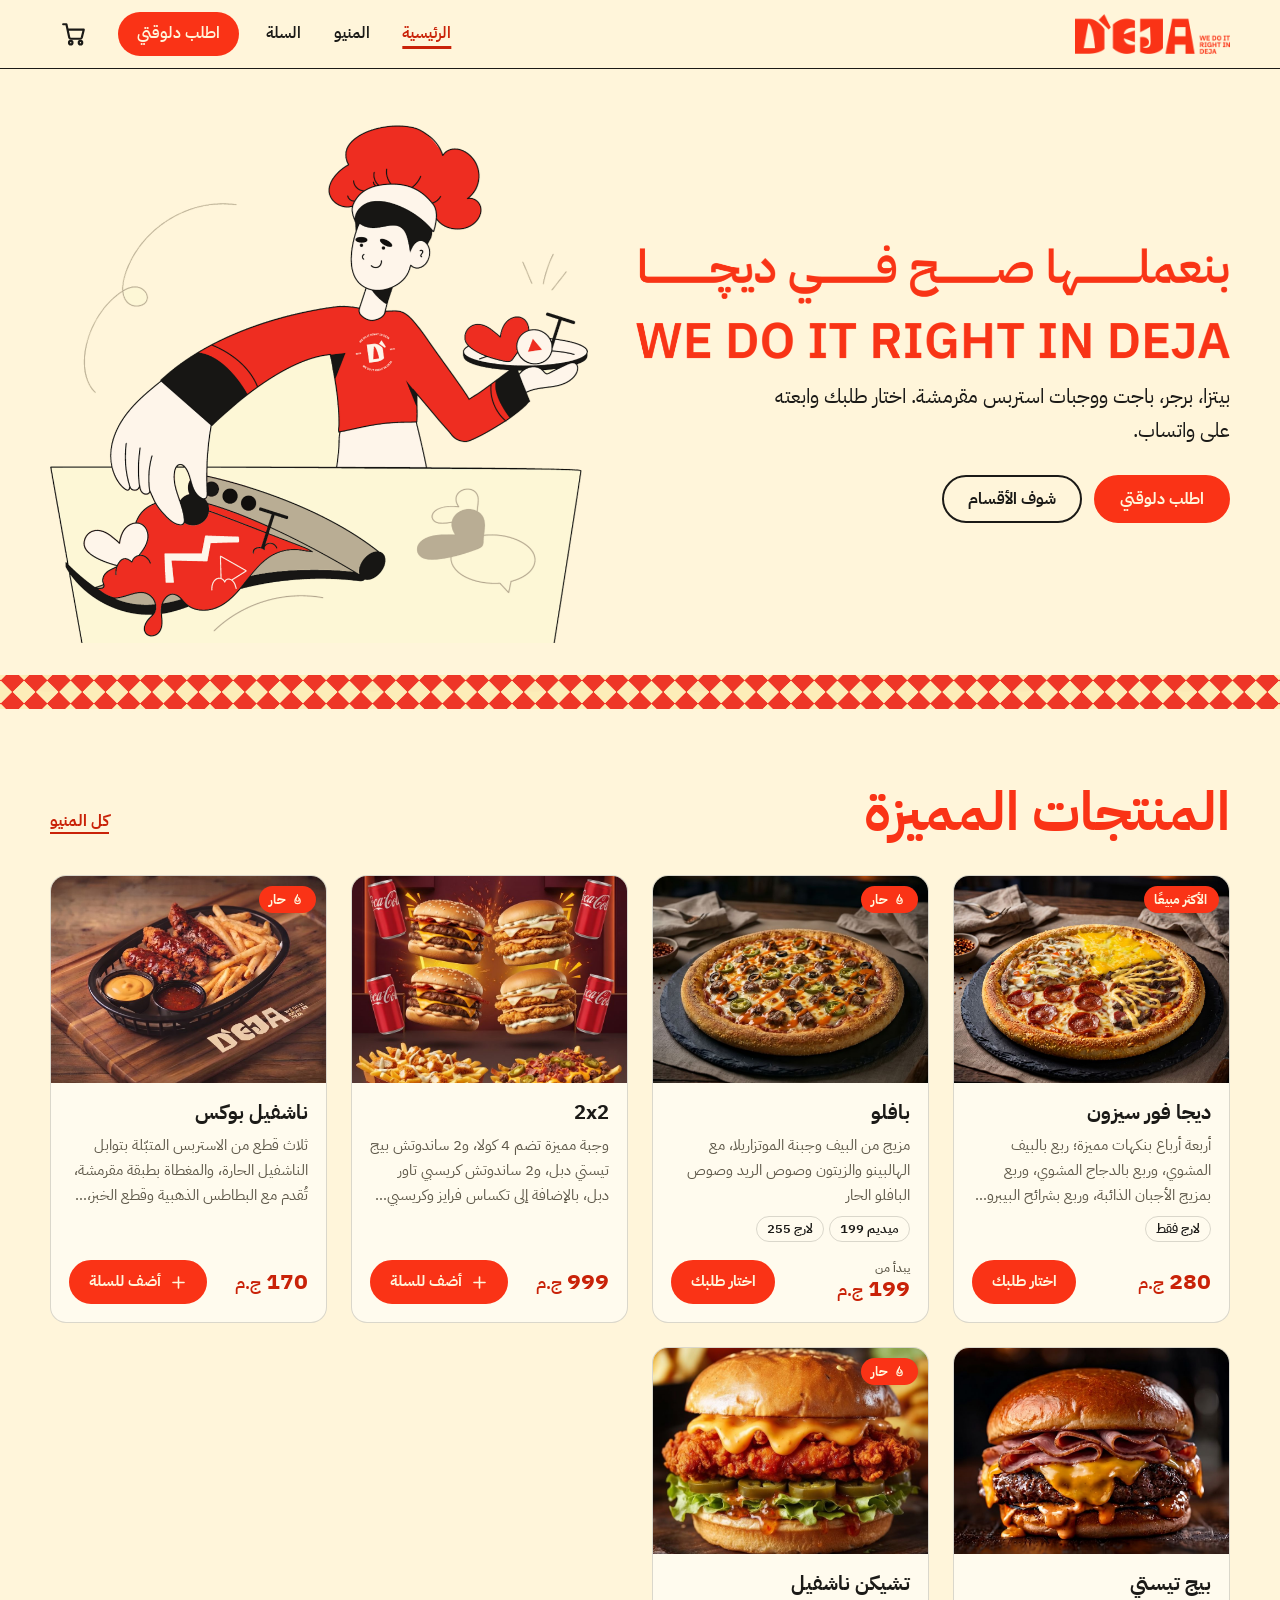
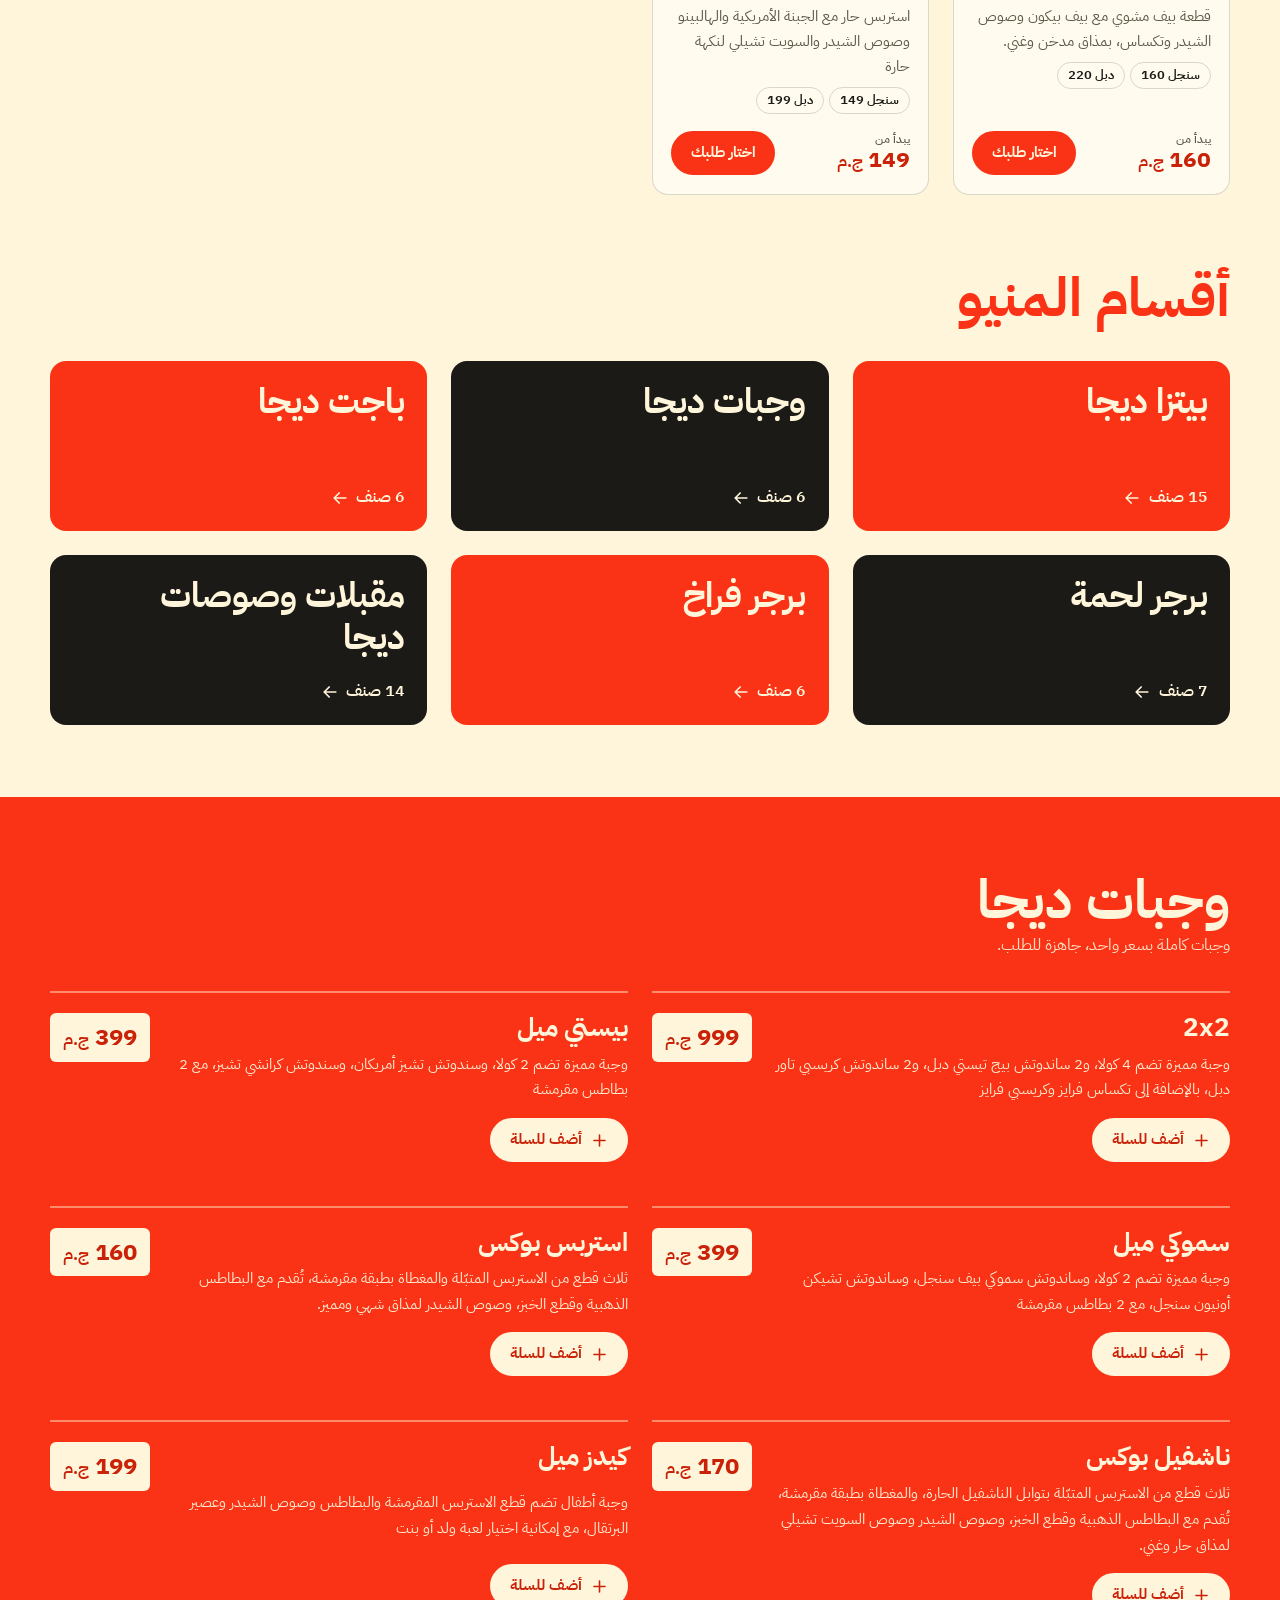
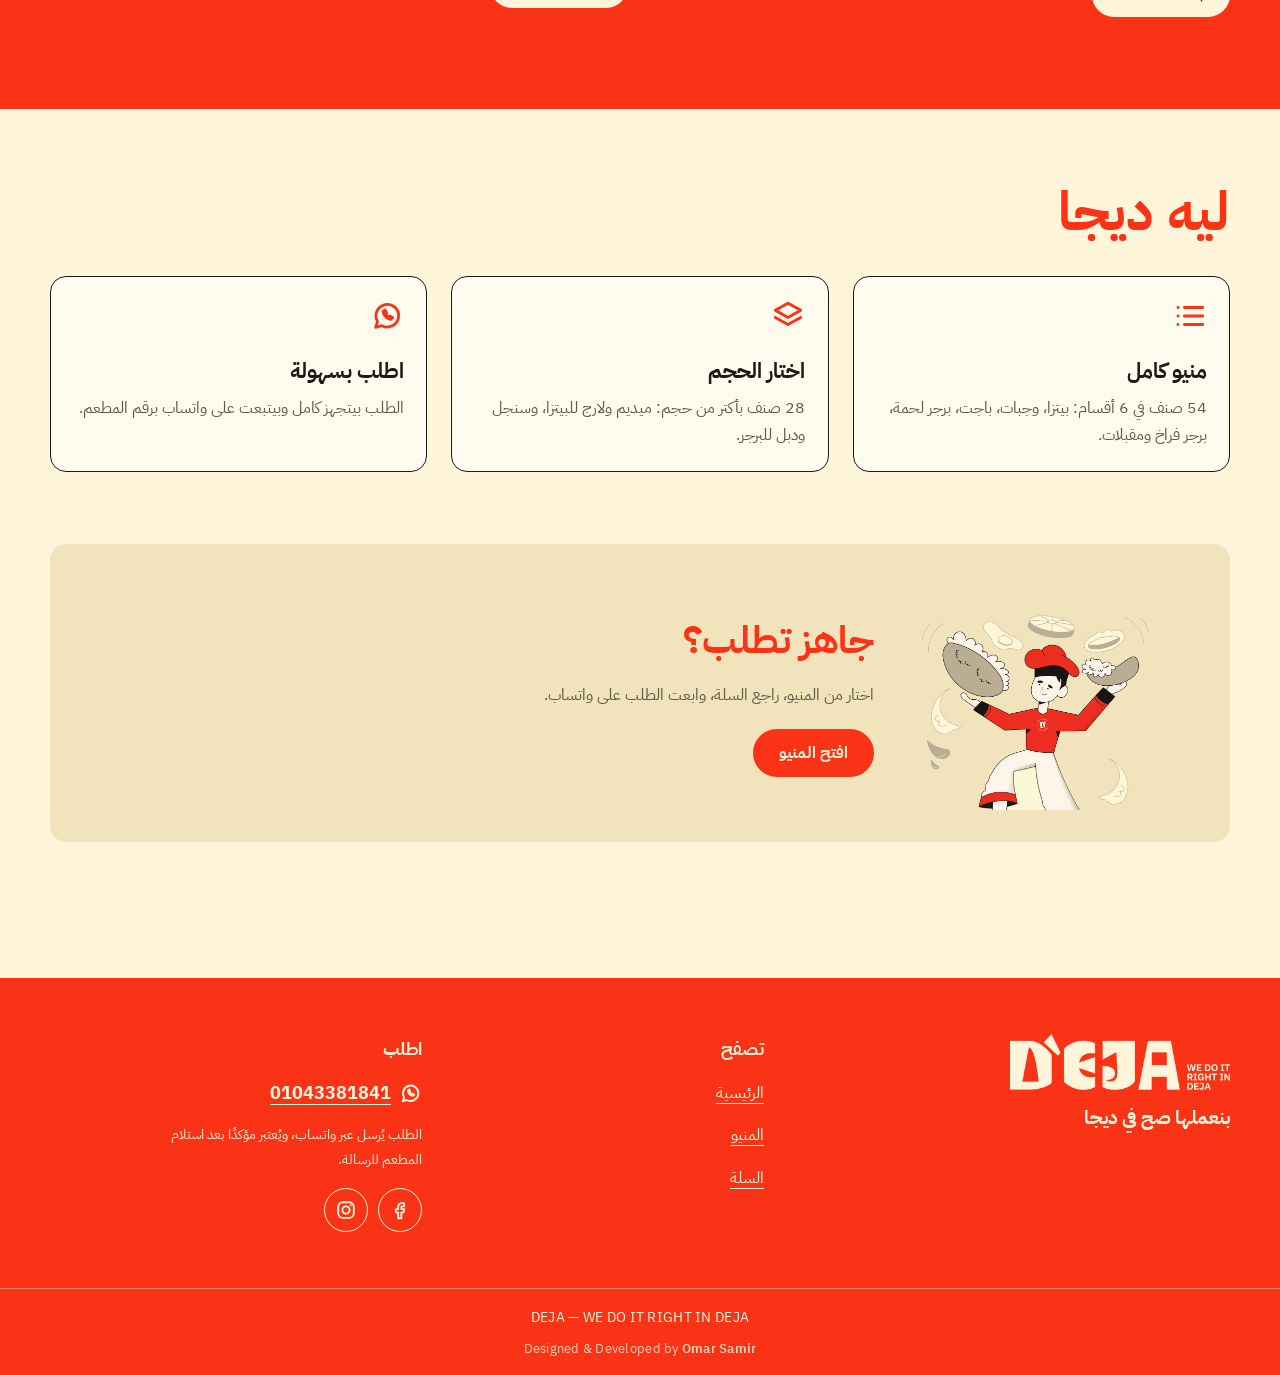
<file: index.html>
<!DOCTYPE html>
<html lang="ar" dir="rtl">
<head>
<meta charset="utf-8">
<meta name="viewport" content="width=device-width, initial-scale=1">
<title>DEJA ديجا — بنعملها صح في ديجا</title>
<meta name="description" content="اطلب بيتزا وبرجر وباجت ووجبات استربس من ديجا. اختار طلبك وابعته على واتساب.">
<meta property="og:type" content="website">
<meta property="og:title" content="DEJA ديجا — بنعملها صح في ديجا">
<meta property="og:description" content="اطلب بيتزا وبرجر وباجت ووجبات استربس من ديجا. اختار طلبك وابعته على واتساب.">
<meta property="og:image" content="assets/images/mascot/chef-hero.png">
<meta property="og:locale" content="ar_EG">
<meta name="theme-color" content="#FA3316">
<link rel="icon" type="image/png" href="assets/icons/favicon.png">
<link rel="preconnect" href="https://fonts.googleapis.com">
<link rel="preconnect" href="https://fonts.gstatic.com" crossorigin>
<link rel="stylesheet" href="css/style.css">
<link rel="stylesheet" href="css/animations.css">
<link rel="stylesheet" href="css/responsive.css">
<script type="application/ld+json">{"@context":"https://schema.org","@type":"Restaurant","name":"DEJA ديجا","slogan":"بنعملها صح في ديجا","servesCuisine":["Pizza","Burgers"],"telephone":"+201043381841","hasMenu":"menu.html"}</script>
</head>
<body>
<a class="skip" href="#main">تخطي إلى المحتوى</a>
<header class="site-header" id="site-header"></header>
<main id="main">
  <section class="hero">
    <div class="wrap hero-grid">
      <div class="hero-copy">
        <h1 class="sr">DEJA ديجا — بنعملها صح في ديجا</h1>
        <img class="hero-slogan" src="assets/images/logo/slogan.png" alt="بنعملها صح في ديجا — WE DO IT RIGHT IN DEJA" width="1149" height="221">
        <p id="intro"></p>
        <div class="hero-cta">
          <a class="btn" href="menu.html">اطلب دلوقتي</a>
          <a class="btn btn-ghost" href="#categories">شوف الأقسام</a>
        </div>
      </div>
      <div class="hero-art"><img src="assets/images/mascot/chef-hero.png" alt="شيف ديجا يقدم الطلب" width="1000" height="963"></div>
    </div>
  </section>
  <div class="divider" aria-hidden="true"></div>

  <section class="section" id="featured" aria-labelledby="h-featured">
    <div class="wrap">
      <div class="section-head"><h2 class="h2" id="h-featured">المنتجات المميزة</h2><a class="link-more" href="menu.html">كل المنيو</a></div>
      <div class="grid" id="featured-grid" data-reveal></div>
    </div>
  </section>

  <section class="section" id="categories" aria-labelledby="h-cats" style="padding-top:0">
    <div class="wrap">
      <div class="section-head"><h2 class="h2" id="h-cats">أقسام المنيو</h2></div>
      <div class="cat-grid" id="cat-grid" data-reveal></div>
    </div>
  </section>

  <section class="section offers" id="offers" aria-labelledby="h-offers" hidden>
    <div class="wrap">
      <div class="section-head"><div><h2 class="h2" id="h-offers">وجبات ديجا</h2><p class="lead">وجبات كاملة بسعر واحد، جاهزة للطلب.</p></div></div>
      <div class="offer-list" id="offer-list" data-reveal></div>
    </div>
  </section>

  <section class="section" aria-labelledby="h-why">
    <div class="wrap">
      <div class="section-head"><h2 class="h2" id="h-why">ليه ديجا</h2></div>
      <div class="why" id="why" data-reveal></div>
    </div>
  </section>

  <section class="section" style="padding-top:0">
    <div class="wrap"><div class="cta-band" data-reveal>
      <img src="assets/images/mascot/chef-tray.png" alt="شيف ديجا" loading="lazy" width="1000" height="899">
      <div><h2>جاهز تطلب؟</h2><p>اختار من المنيو، راجع السلة، وابعت الطلب على واتساب.</p><a class="btn" href="menu.html">افتح المنيو</a></div>
    </div></div>
  </section>
</main>
<footer class="site-footer" id="site-footer"></footer>
<script src="js/data.js"></script>
<script src="js/storage.js"></script>
<script src="js/app.js"></script>
<script src="js/home.js"></script>
<script>DEJA.renderChrome("home");</script>
</body>
</html>
</file>
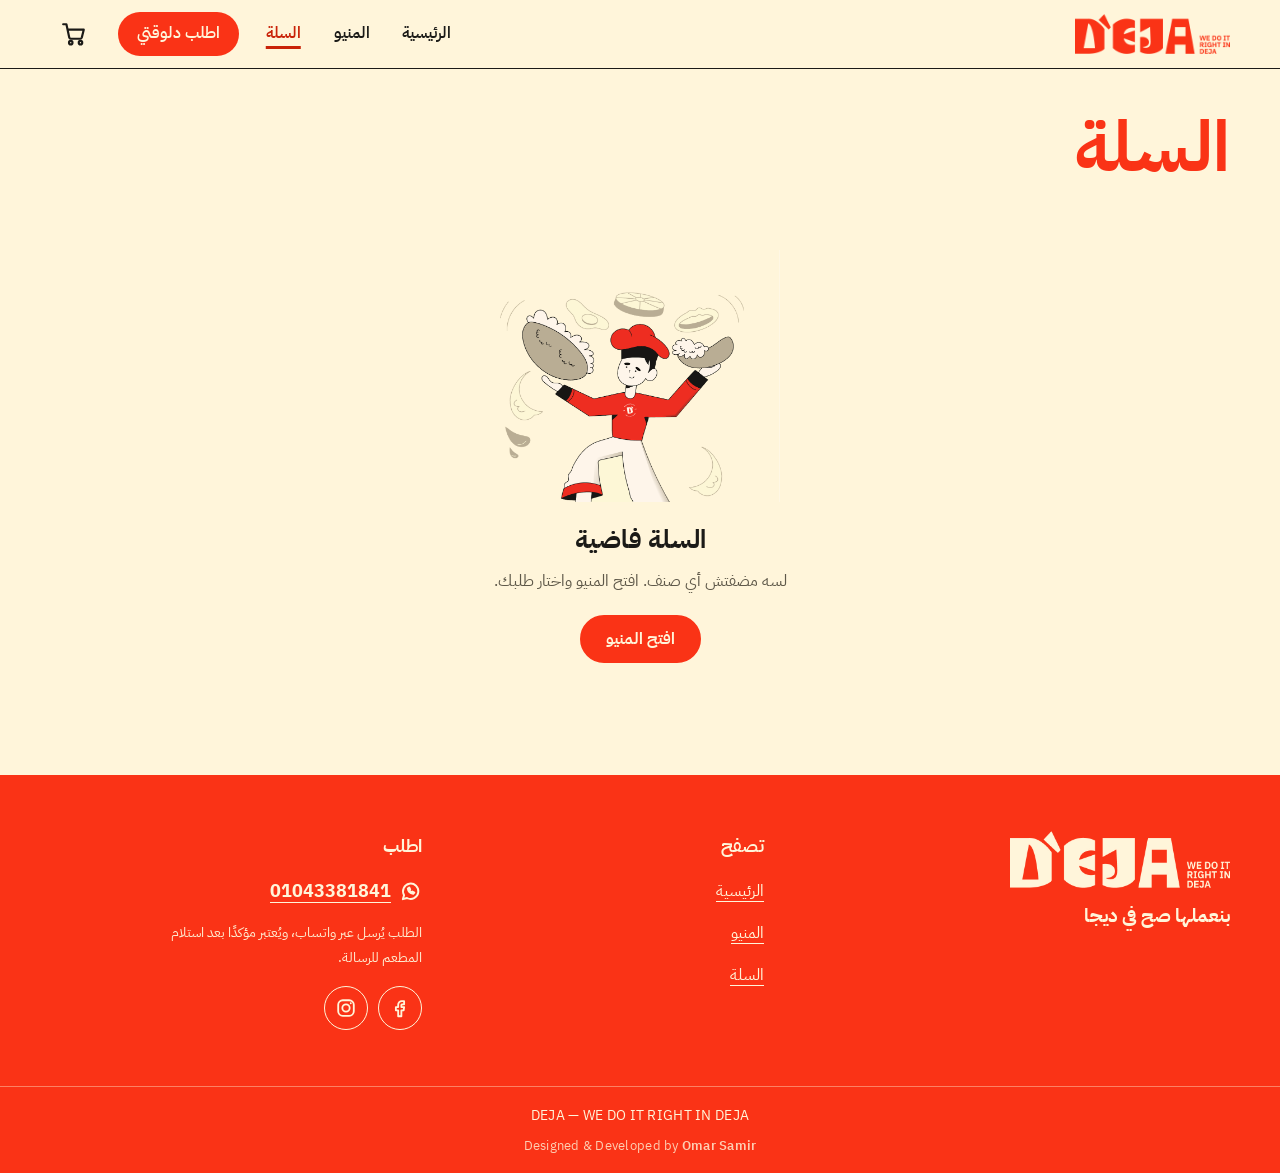
<file: cart.html>
<!DOCTYPE html>
<html lang="ar" dir="rtl">
<head>
<meta charset="utf-8">
<meta name="viewport" content="width=device-width, initial-scale=1">
<title>السلة — DEJA ديجا</title>
<meta name="description" content="راجع طلبك وأرسله إلى ديجا عبر واتساب.">
<meta property="og:type" content="website">
<meta property="og:title" content="السلة — DEJA ديجا">
<meta property="og:description" content="راجع طلبك وأرسله إلى ديجا عبر واتساب.">
<meta property="og:image" content="assets/images/mascot/chef-hero.png">
<meta property="og:locale" content="ar_EG">
<meta name="theme-color" content="#FA3316">
<link rel="icon" type="image/png" href="assets/icons/favicon.png">
<link rel="preconnect" href="https://fonts.googleapis.com">
<link rel="preconnect" href="https://fonts.gstatic.com" crossorigin>
<link rel="stylesheet" href="css/style.css">
<link rel="stylesheet" href="css/animations.css">
<link rel="stylesheet" href="css/responsive.css">
</head>
<body>
<a class="skip" href="#main">تخطي إلى المحتوى</a>
<header class="site-header" id="site-header"></header>
<main id="main">
  <div class="wrap page-head"><h1>السلة</h1></div>
  <div class="wrap" id="cart-root"><div class="loader" role="status" aria-label="جاري التحميل"></div></div>
</main>
<dialog id="dlg" aria-labelledby="dlg-t"><h2 id="dlg-t">تفريغ السلة</h2><p>هل تريد حذف كل الأصناف من السلة؟</p>
  <div class="dlg-actions"><button class="btn btn-ghost btn-sm" type="button" id="dlg-no">إلغاء</button><button class="btn btn-sm" type="button" id="dlg-yes">نعم، فرّغ السلة</button></div></dialog>
<footer class="site-footer" id="site-footer"></footer>
<script src="js/data.js"></script>
<script src="js/storage.js"></script>
<script src="js/app.js"></script>
<script src="js/whatsapp.js"></script>
<script src="js/cart.js"></script>
<script>DEJA.renderChrome("cart");</script>
</body>
</html>
</file>
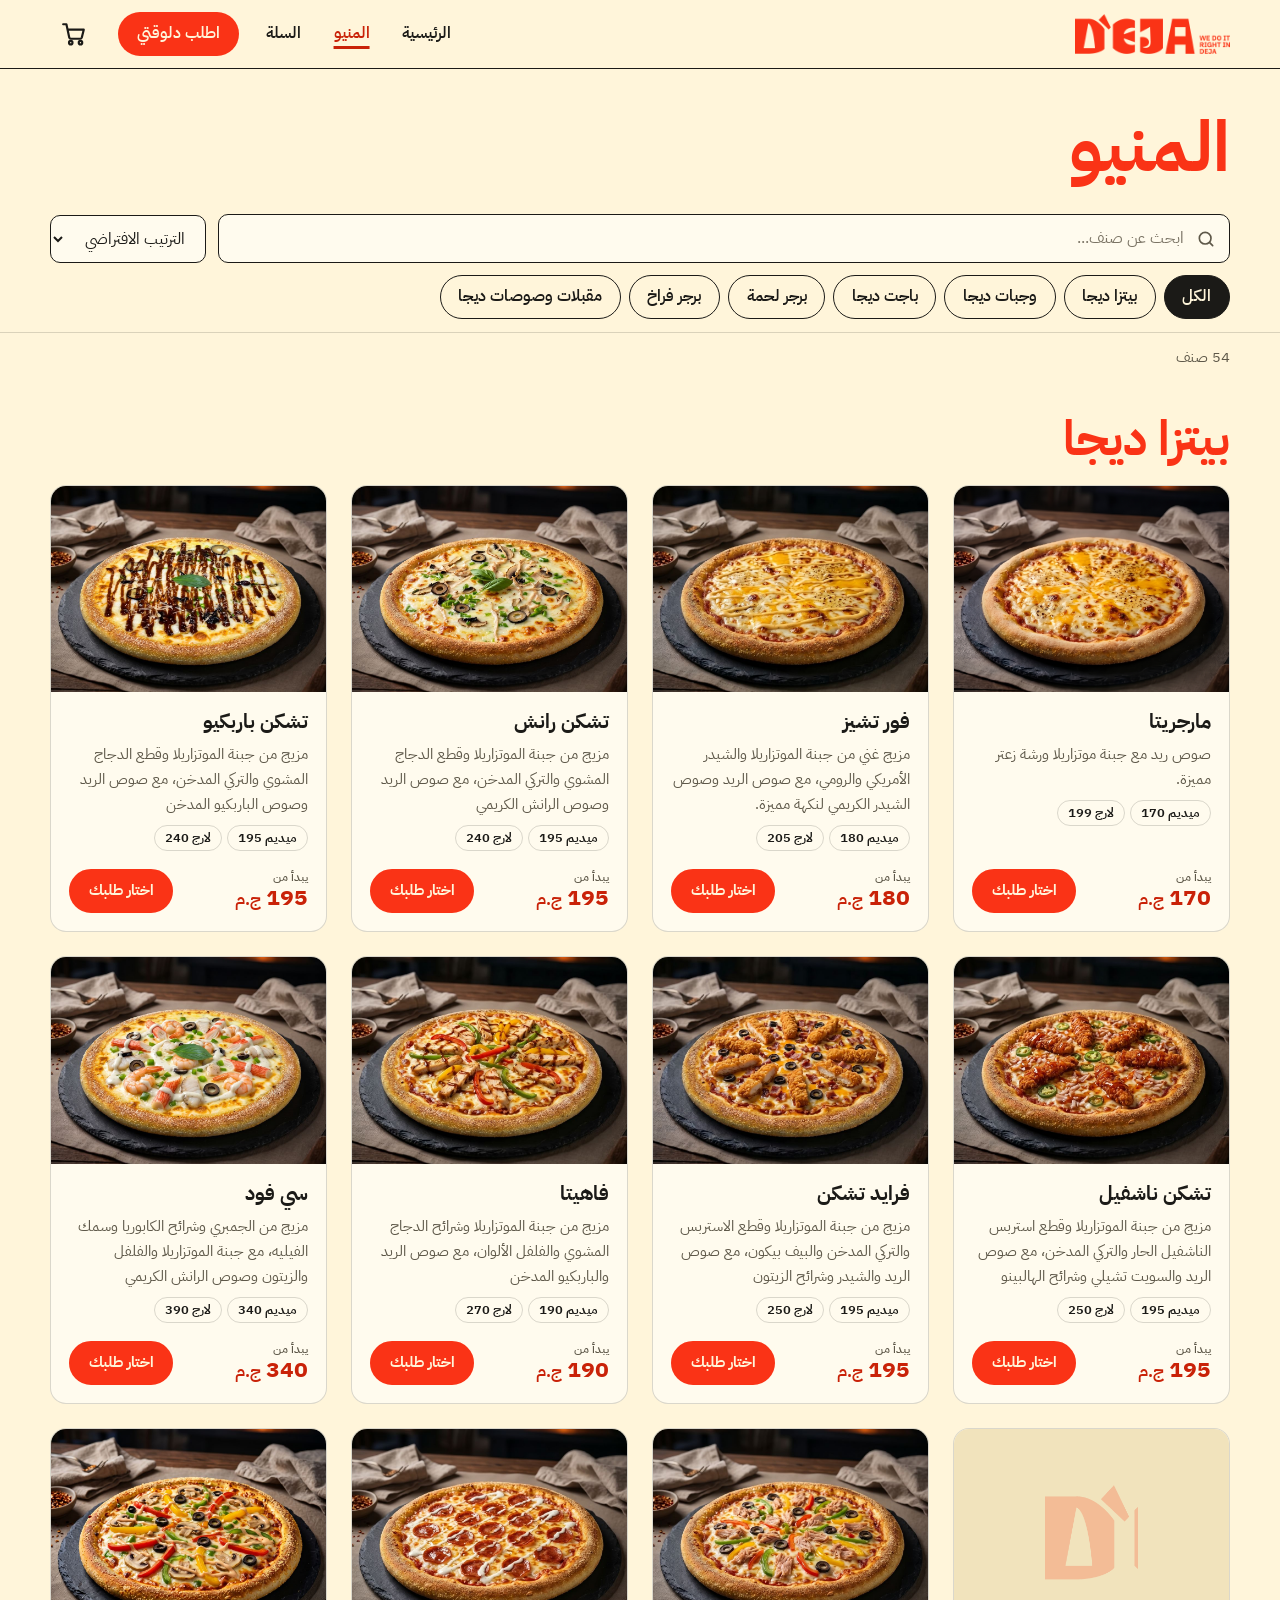
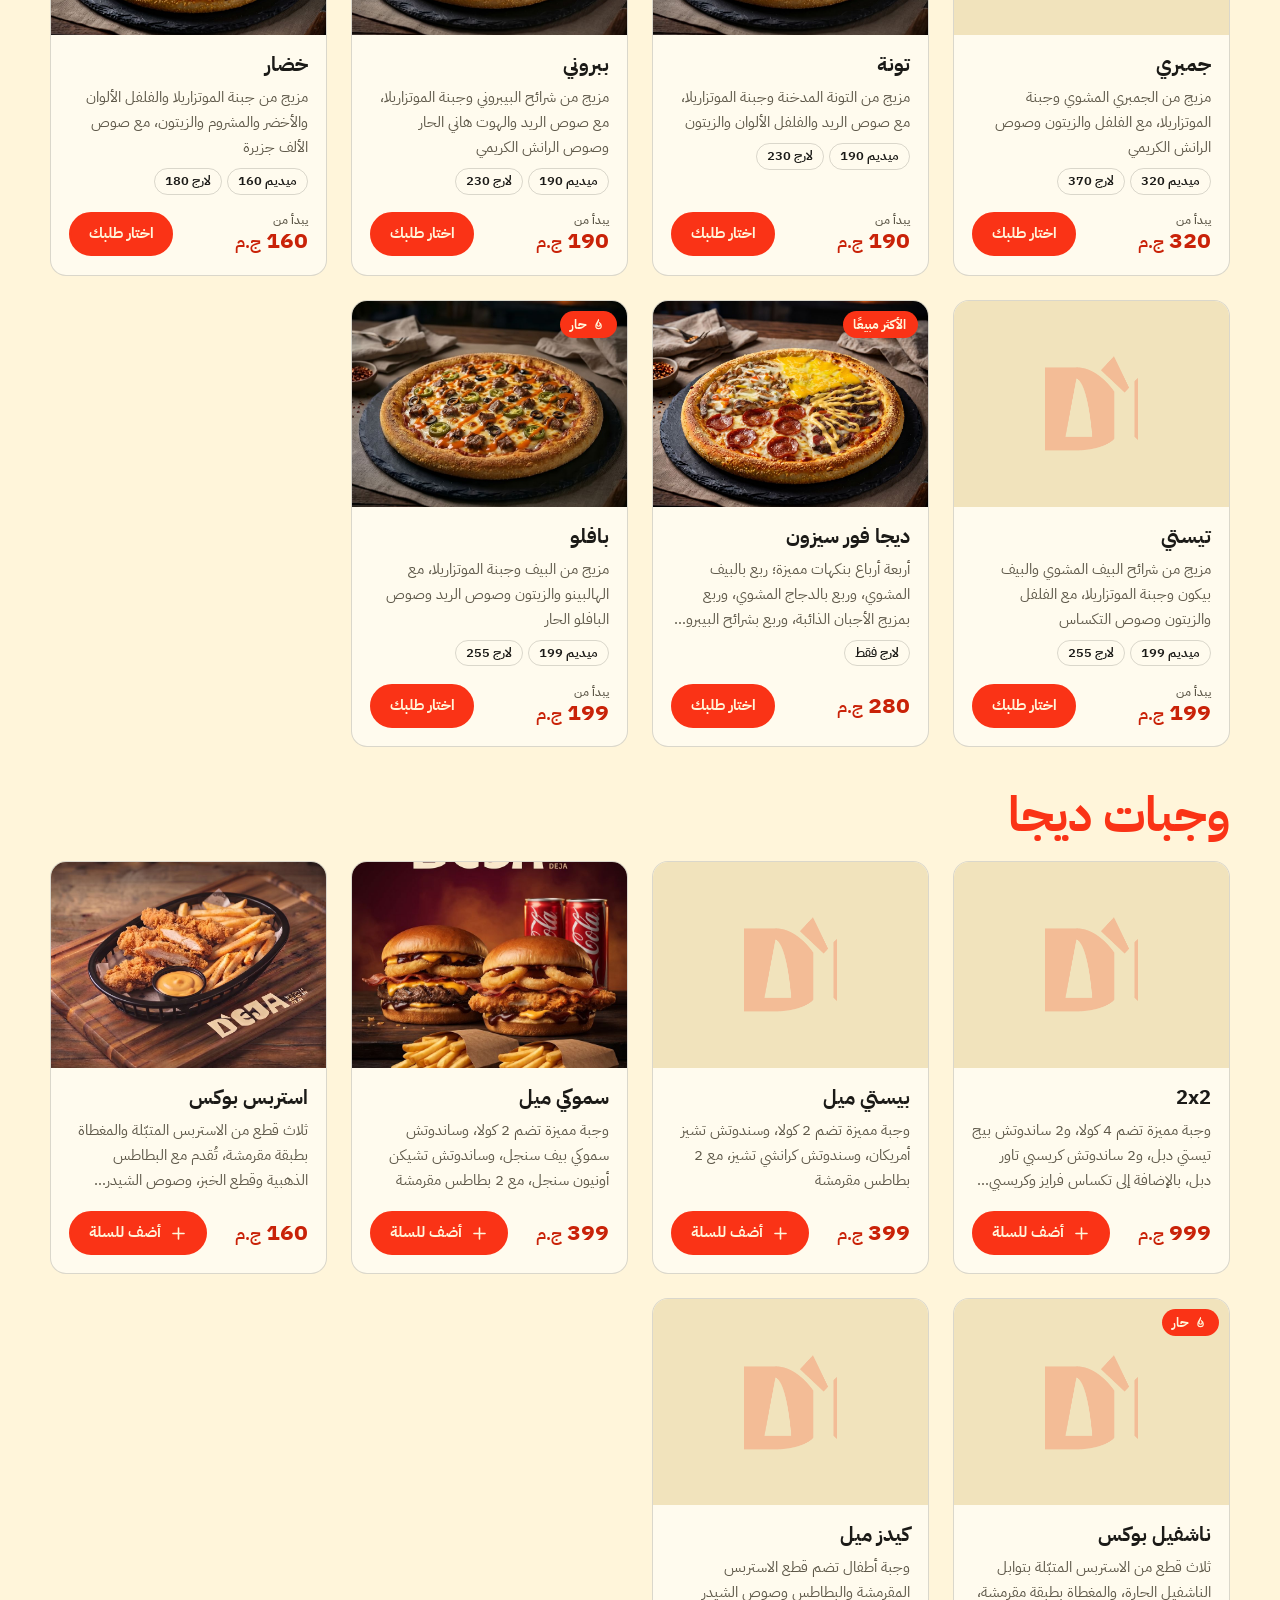
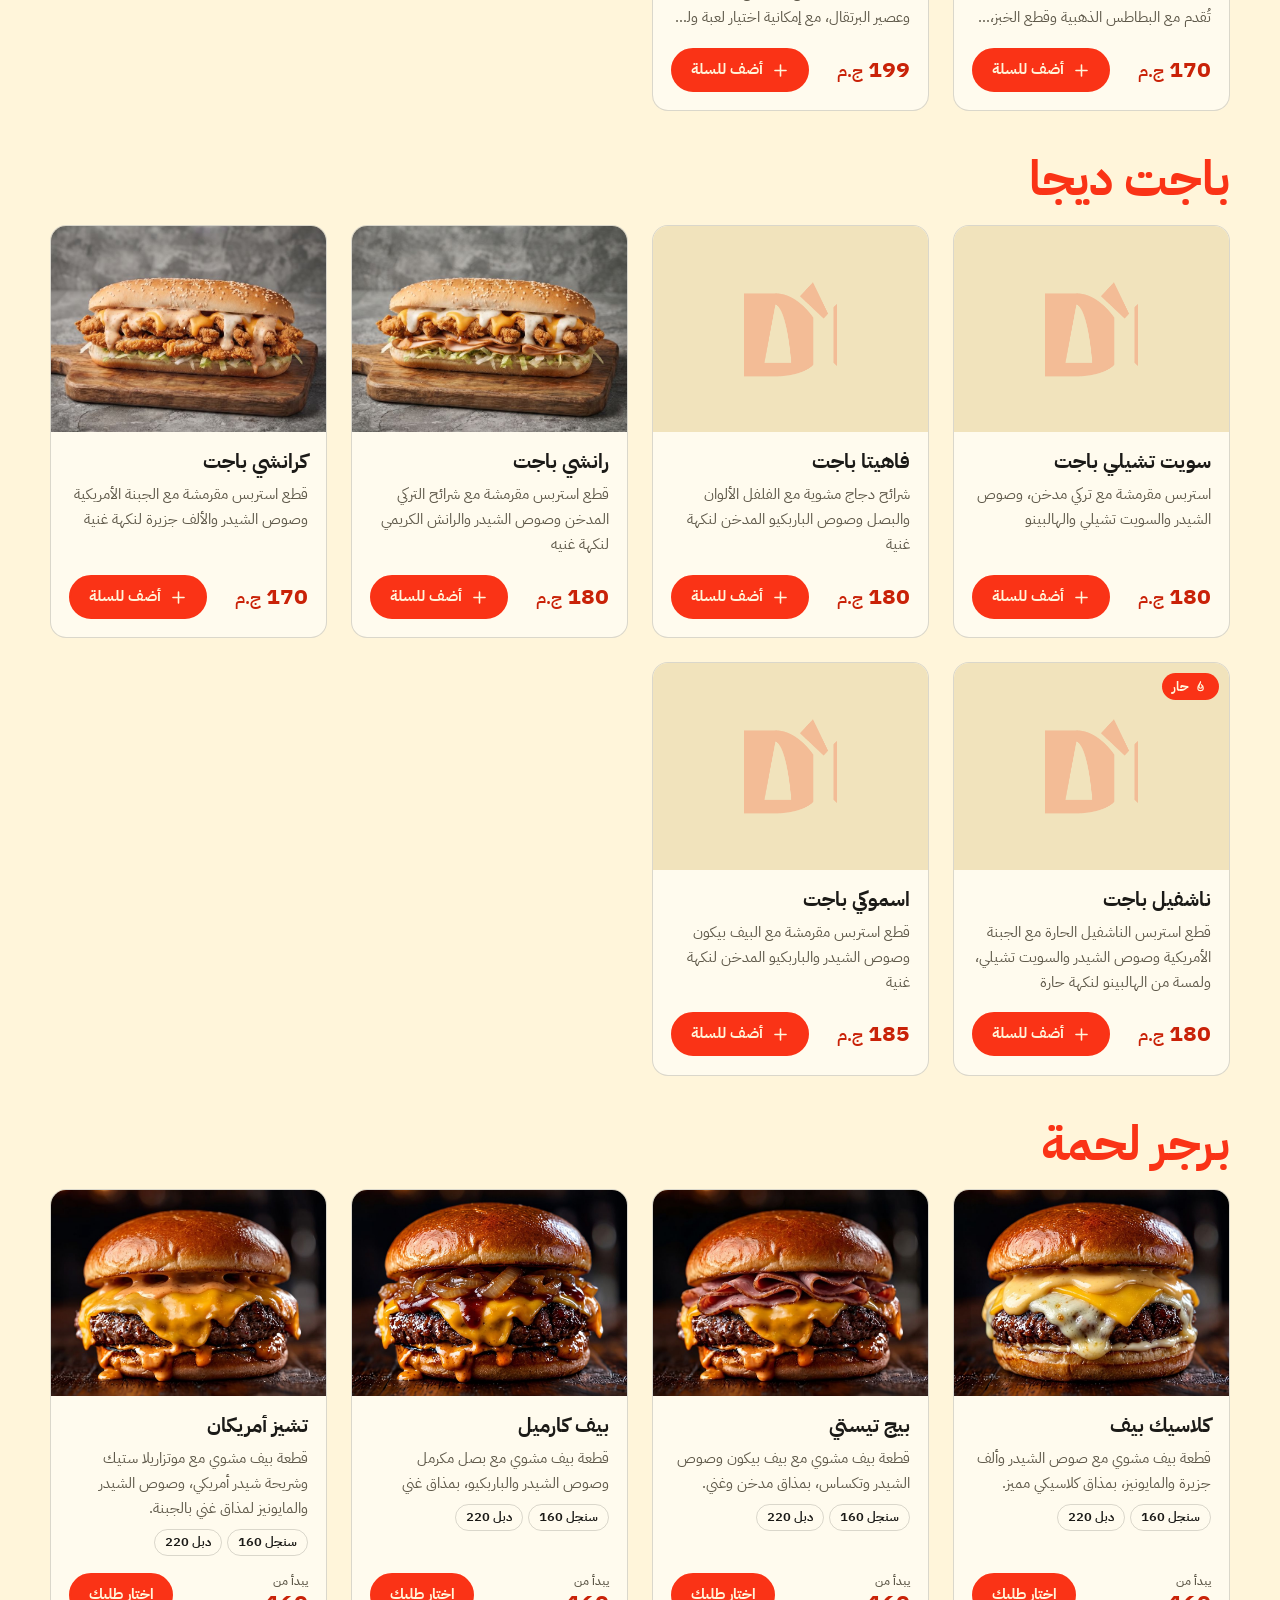
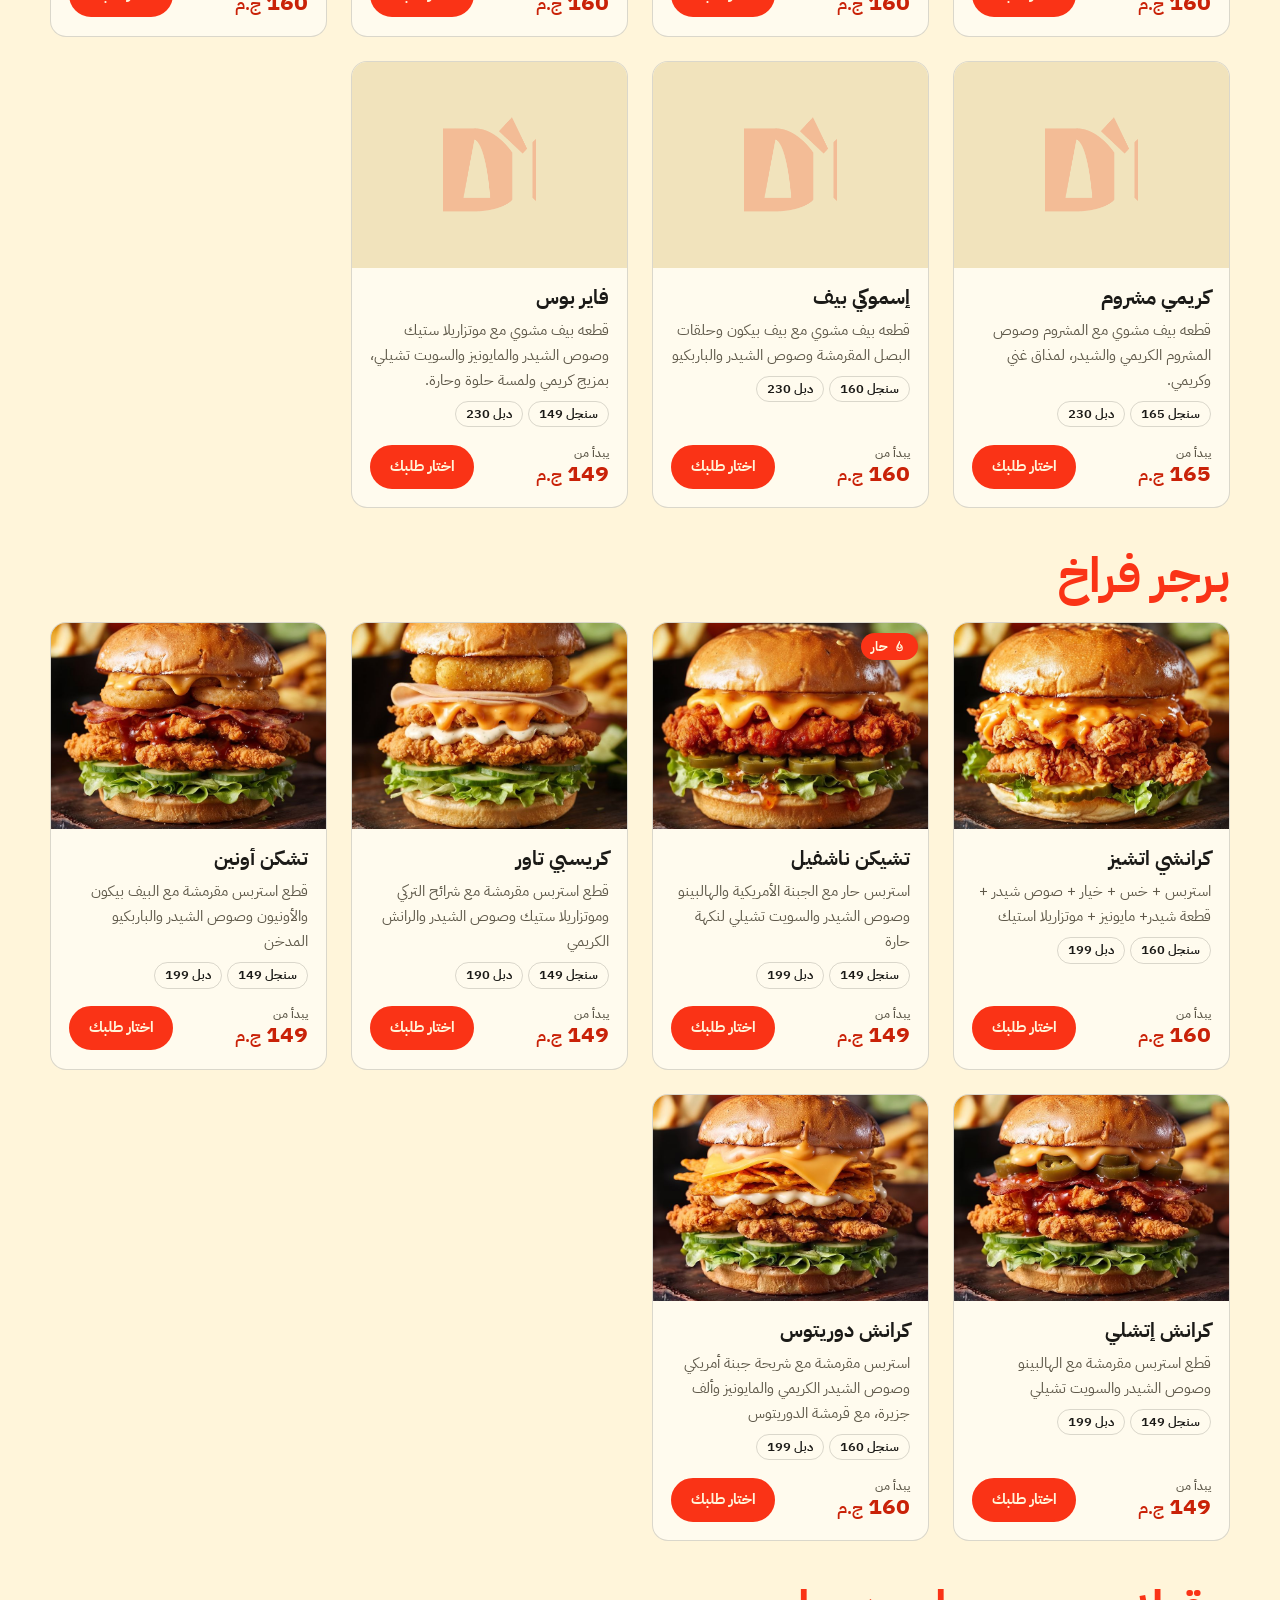
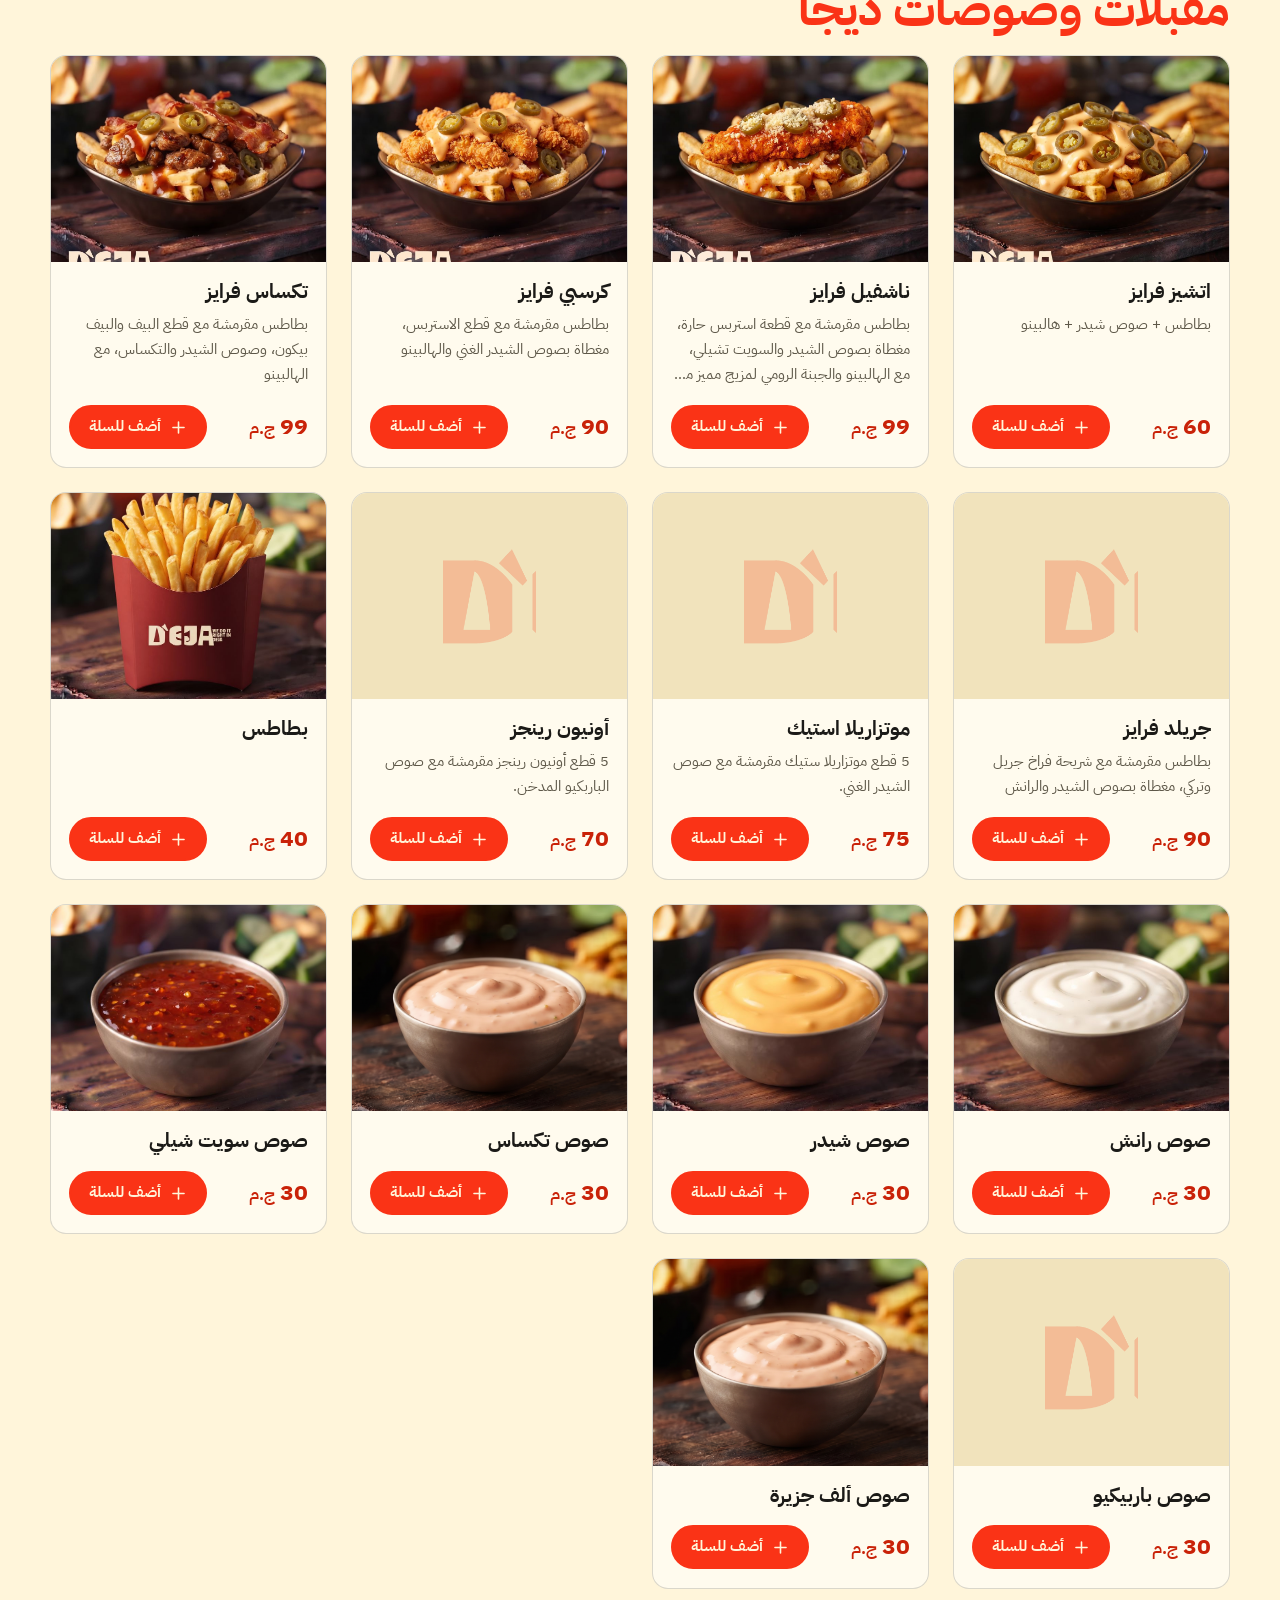
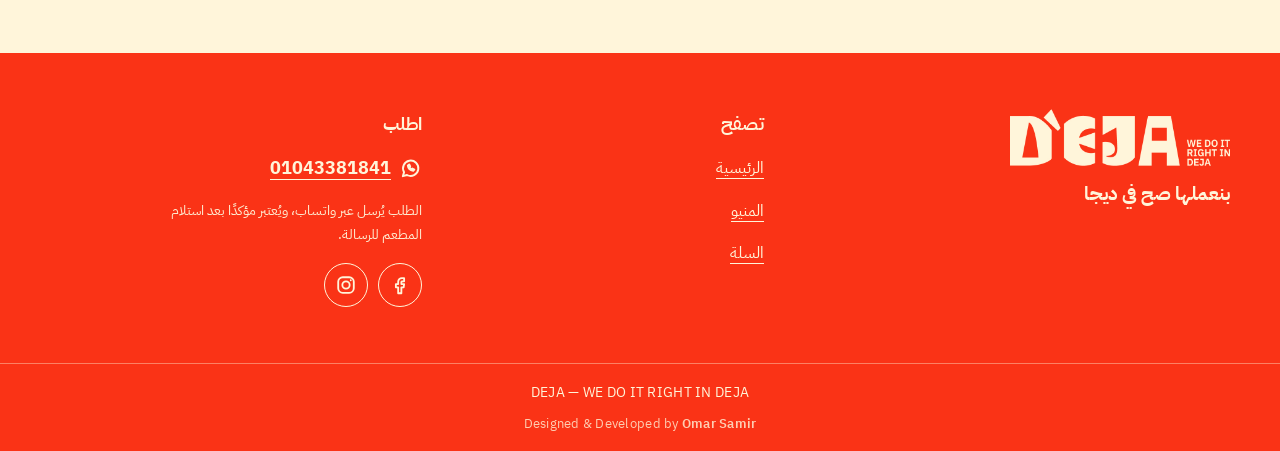
<file: menu.html>
<!DOCTYPE html>
<html lang="ar" dir="rtl">
<head>
<meta charset="utf-8">
<meta name="viewport" content="width=device-width, initial-scale=1">
<title>المنيو — DEJA ديجا</title>
<meta name="description" content="منيو ديجا: بيتزا، وجبات، باجت، برجر لحمة، برجر فراخ ومقبلات وصوصات.">
<meta property="og:type" content="website">
<meta property="og:title" content="المنيو — DEJA ديجا">
<meta property="og:description" content="منيو ديجا: بيتزا، وجبات، باجت، برجر لحمة، برجر فراخ ومقبلات وصوصات.">
<meta property="og:image" content="assets/images/mascot/chef-hero.png">
<meta property="og:locale" content="ar_EG">
<meta name="theme-color" content="#FA3316">
<link rel="icon" type="image/png" href="assets/icons/favicon.png">
<link rel="preconnect" href="https://fonts.googleapis.com">
<link rel="preconnect" href="https://fonts.gstatic.com" crossorigin>
<link rel="stylesheet" href="css/style.css">
<link rel="stylesheet" href="css/animations.css">
<link rel="stylesheet" href="css/responsive.css">
</head>
<body>
<a class="skip" href="#main">تخطي إلى المحتوى</a>
<header class="site-header" id="site-header"></header>
<main id="main">
  <div class="wrap page-head"><h1>المنيو</h1></div>
  <div class="tools"><div class="wrap">
    <div class="tools-row">
      <div class="field"><label class="sr" for="q">ابحث في المنيو</label>
        <svg class="ico" viewBox="0 0 24 24" aria-hidden="true"><circle cx="11" cy="11" r="7"/><path d="m20 20-3.6-3.6"/></svg>
        <input id="q" type="search" placeholder="ابحث عن صنف..." autocomplete="off"></div>
      <div><label class="sr" for="sort">ترتيب</label>
        <select id="sort"><option value="default">الترتيب الافتراضي</option><option value="asc">السعر: من الأقل</option><option value="desc">السعر: من الأعلى</option></select></div>
    </div>
    <div class="pills" id="pills" role="group" aria-label="الأقسام"></div>
  </div></div>
  <div class="wrap" id="menu-root" aria-live="polite"><div class="loader" role="status" aria-label="جاري التحميل"></div></div>
</main>
<footer class="site-footer" id="site-footer"></footer>
<script src="js/data.js"></script>
<script src="js/storage.js"></script>
<script src="js/app.js"></script>
<script src="js/menu.js"></script>
<script>DEJA.renderChrome("menu");</script>
</body>
</html>
</file>
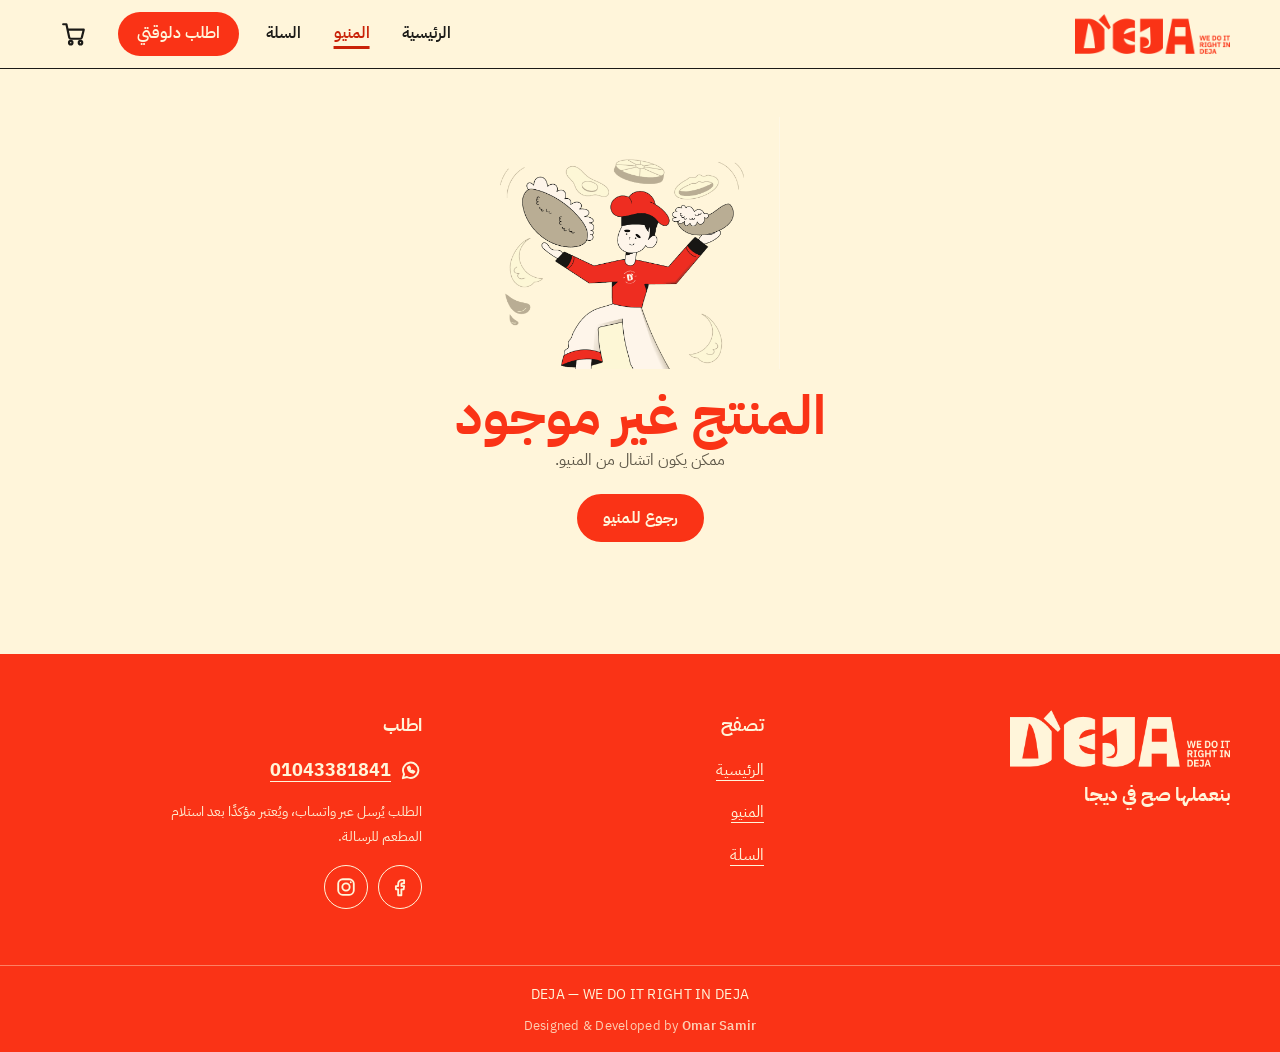
<file: product.html>
<!DOCTYPE html>
<html lang="ar" dir="rtl">
<head>
<meta charset="utf-8">
<meta name="viewport" content="width=device-width, initial-scale=1">
<title>تفاصيل المنتج — DEJA ديجا</title>
<meta name="description" content="اختار الحجم والإضافات وأضف طلبك إلى السلة.">
<meta property="og:type" content="website">
<meta property="og:title" content="تفاصيل المنتج — DEJA ديجا">
<meta property="og:description" content="اختار الحجم والإضافات وأضف طلبك إلى السلة.">
<meta property="og:image" content="assets/images/mascot/chef-hero.png">
<meta property="og:locale" content="ar_EG">
<meta name="theme-color" content="#FA3316">
<link rel="icon" type="image/png" href="assets/icons/favicon.png">
<link rel="preconnect" href="https://fonts.googleapis.com">
<link rel="preconnect" href="https://fonts.gstatic.com" crossorigin>
<link rel="stylesheet" href="css/style.css">
<link rel="stylesheet" href="css/animations.css">
<link rel="stylesheet" href="css/responsive.css">
</head>
<body>
<a class="skip" href="#main">تخطي إلى المحتوى</a>
<header class="site-header" id="site-header"></header>
<main id="main"><div class="wrap" id="pd-root"><div class="loader" role="status" aria-label="جاري التحميل"></div></div></main>
<footer class="site-footer" id="site-footer"></footer>
<script src="js/data.js"></script>
<script src="js/storage.js"></script>
<script src="js/app.js"></script>
<script src="js/product.js"></script>
<script>DEJA.renderChrome("menu");</script>
</body>
</html>
</file>
<file: css/style.css>
/* style.css — نظام التصميم والمكوّنات. الألوان مستخرجة من ملفات الهوية: الأحمر من Artboard_10 والكريمي من القائمة. */
@import url("https://fonts.googleapis.com/css2?family=IBM+Plex+Sans+Arabic:wght@400;500;600;700&display=swap");

:root {
  --color-primary: #FA3316;      /* أحمر ديجا (من ملف الشعار) */
  --color-primary-dark: #C92208; /* للنصوص الصغيرة على الكريمي والحالة hover */
  --color-background: #FFF5DA;   /* كريمي القائمة */
  --color-surface: #FFFBEE;      /* سطح البطاقات */
  --color-text: #1B1A17;         /* أسود القائمة */
  --color-secondary: #BDB09A;    /* بيج الرسومات */
  --color-accent: #F1E3BC;       /* كريمي أغمق للأسطح الهادئة */
  --color-muted: #5E5849;
  --line: rgba(27, 26, 23, .16);
  --radius: 16px;
  --radius-sm: 10px;
  --gap: clamp(14px, 2.4vw, 24px);
  --wrap: 1180px;
  --font: "IBM Plex Sans Arabic", "Segoe UI", Tahoma, Arial, sans-serif;
  --header-h: 68px;
}

*, *::before, *::after { box-sizing: border-box; }
html { scroll-behavior: smooth; -webkit-text-size-adjust: 100%; }
body { margin: 0; font-family: var(--font); background: var(--color-background); color: var(--color-text); line-height: 1.7; font-size: 16px; overflow-x: hidden; }
img { max-width: 100%; height: auto; display: block; }
a { color: inherit; text-decoration: none; }
h1, h2, h3, p { margin: 0; }
button, input, select, textarea { font: inherit; color: inherit; }
button { cursor: pointer; }
:focus-visible { outline: 3px solid var(--color-text); outline-offset: 3px; border-radius: 6px; }
[hidden] { display: none !important; }
.sr { position: absolute; width: 1px; height: 1px; overflow: hidden; clip: rect(0 0 0 0); white-space: nowrap; }
.wrap { width: min(100% - 2rem, var(--wrap)); margin-inline: auto; }
.ico { width: 1.25em; height: 1.25em; fill: none; stroke: currentColor; stroke-width: 2; stroke-linecap: round; stroke-linejoin: round; flex: none; }
.cur { font-size: .72em; font-weight: 600; }
.skip { position: absolute; top: -60px; inset-inline-start: 8px; background: var(--color-text); color: var(--color-background); padding: 8px 14px; border-radius: 8px; z-index: 100; }
.skip:focus { top: 8px; }

/* ------------------------------ الأزرار ------------------------------ */
.btn { display: inline-flex; align-items: center; justify-content: center; gap: .5rem; min-height: 48px; padding: 0 1.5rem; background: var(--color-primary); color: var(--color-background); border: 2px solid var(--color-primary); border-radius: 999px; font-weight: 700; font-size: 1rem; line-height: 1; transition: background .2s, color .2s, transform .15s; }
.btn:hover { background: var(--color-primary-dark); border-color: var(--color-primary-dark); }
.btn:active { transform: scale(.97); }
.btn-sm { min-height: 44px; padding: 0 1.1rem; font-size: .95rem; }
.btn-ghost { background: transparent; color: var(--color-text); border-color: var(--color-text); }
.btn-ghost:hover { background: var(--color-text); color: var(--color-background); border-color: var(--color-text); }
.btn-cream { background: var(--color-background); color: var(--color-primary-dark); border-color: var(--color-background); }
.btn-cream:hover { background: #fff; color: var(--color-primary-dark); border-color: #fff; }
.btn[disabled] { opacity: .5; cursor: not-allowed; background: transparent; color: var(--color-muted); border-color: var(--line); }
.btn-block { width: 100%; min-height: 54px; font-size: 1.1rem; }

/* ------------------------------ الهيدر ------------------------------ */
.site-header { position: sticky; top: 0; z-index: 50; background: var(--color-background); border-bottom: 1.5px solid var(--color-text); }
.bar { display: flex; align-items: center; gap: 1.25rem; min-height: var(--header-h); }
.brand img { height: 40px; width: auto; }
.nav { display: flex; align-items: center; gap: .25rem; margin-inline-start: auto; }
.nav a { padding: .5rem .9rem; font-weight: 600; border-radius: 999px; }
.nav a:hover { background: var(--color-accent); }
.nav a[aria-current="page"] { color: var(--color-primary-dark); text-decoration: underline; text-decoration-thickness: 3px; text-underline-offset: 8px; }
.nav .nav-cta { background: var(--color-primary); color: var(--color-background); margin-inline-start: .5rem; padding-inline: 1.2rem; }
.nav .nav-cta:hover { background: var(--color-primary-dark); }
.bar-actions { display: flex; align-items: center; gap: .25rem; }
.cart-link, .menu-btn { position: relative; display: grid; place-items: center; width: 48px; height: 48px; border-radius: 50%; background: none; border: 0; }
.cart-link:hover, .menu-btn:hover { background: var(--color-accent); }
.cart-link .ico { width: 26px; height: 26px; }
.cart-count { position: absolute; top: 3px; inset-inline-start: 1px; min-width: 22px; height: 22px; padding: 0 5px; border-radius: 999px; background: var(--color-primary); color: var(--color-background); font-size: .78rem; font-weight: 700; line-height: 22px; text-align: center; }
.cart-count.bump { animation: bump .35s; }
.menu-btn { display: none; }

/* ------------------------------ الأقسام العامة ------------------------------ */
.section { padding-block: clamp(2.5rem, 6vw, 4.5rem); }
.section-head { display: flex; align-items: end; justify-content: space-between; gap: 1rem; margin-bottom: clamp(1.25rem, 3vw, 2rem); flex-wrap: wrap; }
.h2 { font-size: clamp(2rem, 5vw, 3.4rem); font-weight: 700; line-height: 1.15; color: var(--color-primary); }
.lead { color: var(--color-muted); max-width: 52ch; }
.link-more { font-weight: 700; color: var(--color-primary-dark); display: inline-flex; align-items: center; gap: .4rem; text-decoration: underline; text-underline-offset: 6px; text-decoration-thickness: 2px; min-height: 44px; }
.divider { height: 34px; background: url("../assets/images/decorations/diamonds.png") center/auto 34px repeat-x; mix-blend-mode: multiply; opacity: .95; }

/* ------------------------------ البطل (Hero) ------------------------------ */
.hero { padding-block: clamp(1.5rem, 5vw, 3.5rem) clamp(1rem, 3vw, 2rem); }
.hero-grid { display: grid; grid-template-columns: 1.05fr .95fr; align-items: center; gap: clamp(1rem, 4vw, 3rem); }
.hero-slogan { width: min(100%, 640px); margin-bottom: 1.25rem; }
.hero p { font-size: clamp(1.05rem, 2vw, 1.25rem); max-width: 40ch; margin-bottom: 1.75rem; }
.hero-cta { display: flex; flex-wrap: wrap; gap: .75rem; }
.hero-art { position: relative; }
.hero-art img { width: 100%; max-width: 560px; margin-inline: auto; }

/* ------------------------------ البطاقات ------------------------------ */
.grid { display: grid; grid-template-columns: repeat(auto-fill, minmax(260px, 1fr)); gap: var(--gap); }
.card { display: flex; flex-direction: column; background: var(--color-surface); border: 1.5px solid var(--line); border-radius: var(--radius); overflow: hidden; transition: border-color .2s, transform .2s; }
.card:hover { border-color: var(--color-text); }
.card.is-off { opacity: .72; }
.card-media { position: relative; display: block; }
.media { position: relative; aspect-ratio: 4 / 3; background: var(--color-accent); overflow: hidden; }
.media .ph { position: absolute; inset: 0; display: grid; place-items: center; }
.media .ph img { width: 34%; max-width: 120px; opacity: .22; }
.media .pimg { position: absolute; inset: 0; width: 100%; height: 100%; object-fit: cover; }
.badge { position: absolute; top: 10px; inset-inline-start: 10px; display: inline-flex; align-items: center; gap: .3rem; background: var(--color-primary); color: var(--color-background); font-size: .82rem; font-weight: 700; padding: 3px 12px 3px 10px; border-radius: 999px; line-height: 1.6; }
.badge .ico { width: 1em; height: 1em; }
.badge-off { background: var(--color-text); }
.card-body { display: flex; flex-direction: column; gap: .5rem; padding: 1rem 1.1rem 1.15rem; flex: 1; }
.card-title { font-size: 1.25rem; font-weight: 700; line-height: 1.3; }
.card-desc { font-size: .92rem; color: var(--color-muted); display: -webkit-box; -webkit-line-clamp: 3; -webkit-box-orient: vertical; overflow: hidden; }
.chips { display: flex; flex-wrap: wrap; gap: .35rem; list-style: none; margin: 0; padding: 0; }
.chips li { font-size: .82rem; font-weight: 600; padding: 1px 10px; border: 1.5px solid var(--line); border-radius: 999px; }
.card-foot { display: flex; align-items: center; justify-content: space-between; gap: .75rem; margin-top: auto; padding-top: .6rem; flex-wrap: wrap; }
.price { font-size: 1.45rem; font-weight: 700; color: var(--color-primary-dark); line-height: 1.2; }
.price .from { display: block; font-size: .74rem; font-weight: 500; color: var(--color-muted); }

/* ------------------------------ الأقسام (تصنيفات) ------------------------------ */
.cat-grid { display: grid; grid-template-columns: repeat(3, 1fr); gap: var(--gap); }
.cat-tile { position: relative; display: flex; flex-direction: column; justify-content: space-between; min-height: 170px; padding: 1.25rem 1.4rem; background: var(--color-primary); color: var(--color-background); border-radius: var(--radius); overflow: hidden; transition: background .2s; }
.cat-tile:hover { background: var(--color-primary-dark); }
.cat-tile h3 { font-size: clamp(1.6rem, 3vw, 2.2rem); line-height: 1.2; font-weight: 700; max-width: 12ch; }
.cat-tile span { font-weight: 600; display: inline-flex; align-items: center; gap: .4rem; }
.cat-tile:nth-child(even) { background: var(--color-text); }
.cat-tile:nth-child(even):hover { background: #000; }
.cat-tile img.cat-img { position: absolute; inset: 0; width: 100%; height: 100%; object-fit: cover; opacity: .35; }
.cat-tile > * { position: relative; }

/* ------------------------------ العروض (وجبات) ------------------------------ */
.offers { background: var(--color-primary); color: var(--color-background); }
.offers .h2 { color: var(--color-background); }
.offers .lead { color: rgba(255, 245, 218, .9); }
.offer-list { display: grid; grid-template-columns: repeat(2, 1fr); gap: var(--gap); }
.offer { display: grid; grid-template-columns: 1fr auto; gap: .5rem 1.25rem; align-items: start; padding: 1.25rem 0; border-top: 2px solid rgba(255, 245, 218, .45); }
.offer h3 { font-size: 1.6rem; line-height: 1.2; }
.offer p { grid-column: 1; font-size: .95rem; opacity: .95; max-width: 52ch; }
.offer .tag { grid-row: 1 / span 2; grid-column: 2; background: var(--color-background); color: var(--color-primary-dark); font-weight: 700; font-size: 1.5rem; padding: .25rem .8rem; border-radius: 6px; white-space: nowrap; }
.offer .btn { grid-column: 1; justify-self: start; margin-top: .4rem; }

/* ------------------------------ لماذا ديجا ------------------------------ */
.why { display: grid; grid-template-columns: repeat(3, 1fr); gap: var(--gap); }
.why-item { padding: 1.4rem; border: 1.5px solid var(--color-text); border-radius: var(--radius); background: var(--color-surface); }
.why-item .ico { width: 34px; height: 34px; color: var(--color-primary); margin-bottom: .75rem; }
.why-item h3 { font-size: 1.3rem; margin-bottom: .35rem; }
.why-item p { color: var(--color-muted); font-size: .98rem; }
.cta-band { display: grid; grid-template-columns: auto 1fr; align-items: center; gap: clamp(1rem, 4vw, 3rem); background: var(--color-accent); border-radius: var(--radius); padding: clamp(1rem, 3vw, 2rem) clamp(1.25rem, 4vw, 3rem); }
.cta-band img { width: clamp(150px, 24vw, 260px); }
.cta-band h2 { font-size: clamp(1.6rem, 3.5vw, 2.4rem); color: var(--color-primary); margin-bottom: .5rem; }
.cta-band p { margin-bottom: 1.25rem; color: var(--color-muted); }

/* ------------------------------ صفحة المنيو ------------------------------ */
.page-head { padding-block: clamp(1.5rem, 4vw, 2.5rem) 1rem; }
.page-head h1 { font-size: clamp(2.4rem, 7vw, 4.4rem); line-height: 1.1; color: var(--color-primary); font-weight: 700; }
.tools { position: sticky; top: var(--header-h); z-index: 20; background: var(--color-background); border-bottom: 1.5px solid var(--line); padding-block: .75rem; }
.tools-row { display: grid; grid-template-columns: 1fr auto; gap: .75rem; align-items: center; }
.field { position: relative; }
.field .ico { position: absolute; top: 50%; inset-inline-start: 14px; transform: translateY(-50%); color: var(--color-muted); }
input[type="search"], input[type="text"], input[type="tel"], select, textarea { width: 100%; min-height: 48px; padding: .6rem 1rem; background: var(--color-surface); border: 1.5px solid var(--color-text); border-radius: var(--radius-sm); }
.field input { padding-inline-start: 2.8rem; }
textarea { min-height: 88px; resize: vertical; }
input::placeholder, textarea::placeholder { color: #7a7364; }
.pills { display: flex; gap: .5rem; overflow-x: auto; padding: .75rem 0 .1rem; scrollbar-width: thin; }
.pill { flex: none; min-height: 44px; padding: 0 1.1rem; border: 1.5px solid var(--color-text); border-radius: 999px; background: transparent; font-weight: 600; white-space: nowrap; }
.pill:hover { background: var(--color-accent); }
.pill[aria-pressed="true"] { background: var(--color-text); color: var(--color-background); }
.menu-section { padding-top: clamp(1.5rem, 4vw, 2.5rem); scroll-margin-top: 170px; }
.menu-section h2 { font-size: clamp(1.9rem, 5vw, 3rem); color: var(--color-primary); margin-bottom: 1rem; line-height: 1.2; }
.empty { text-align: center; padding: 3rem 1rem; }
.empty img { width: min(280px, 70%); margin: 0 auto 1rem; }
.empty h2, .empty h3 { font-size: 1.6rem; margin-bottom: .4rem; }
.empty p { color: var(--color-muted); margin-bottom: 1.25rem; }
.count-note { color: var(--color-muted); font-size: .95rem; padding-top: .75rem; }

/* ------------------------------ صفحة المنتج ------------------------------ */
.crumbs { padding-top: 1.25rem; font-size: .95rem; color: var(--color-muted); display: flex; gap: .5rem; flex-wrap: wrap; }
.crumbs a { text-decoration: underline; text-underline-offset: 4px; }
.pd { display: grid; grid-template-columns: 1fr 1fr; gap: clamp(1.25rem, 4vw, 3rem); padding-block: 1.25rem clamp(2rem, 5vw, 4rem); align-items: start; }
.pd .media { aspect-ratio: 1 / 1; border-radius: var(--radius); border: 1.5px solid var(--line); }
.pd-info h1 { font-size: clamp(2rem, 5vw, 3.2rem); line-height: 1.15; margin-bottom: .6rem; }
.pd-info .desc { color: var(--color-muted); font-size: 1.05rem; margin-bottom: 1.25rem; max-width: 52ch; }
.opt { border: 0; padding: 0; margin: 0 0 1.25rem; }
.opt legend { font-weight: 700; font-size: 1.1rem; margin-bottom: .6rem; padding: 0; }
.choice { position: relative; display: flex; align-items: center; justify-content: space-between; gap: 1rem; min-height: 52px; padding: .6rem 1rem; border: 1.5px solid var(--line); border-radius: var(--radius-sm); margin-bottom: .5rem; background: var(--color-surface); cursor: pointer; }
.choice:hover { border-color: var(--color-text); }
.choice input { position: absolute; opacity: 0; inset: 0; width: 100%; height: 100%; cursor: pointer; margin: 0; }
.choice:has(input:checked) { border-color: var(--color-primary); background: #fff; box-shadow: inset 0 0 0 1.5px var(--color-primary); }
.choice:has(input:focus-visible) { outline: 3px solid var(--color-text); outline-offset: 2px; }
.choice .name { display: flex; align-items: center; gap: .6rem; font-weight: 600; }
.choice .mark { width: 22px; height: 22px; border: 2px solid var(--color-text); border-radius: 50%; display: grid; place-items: center; }
.choice.check .mark { border-radius: 6px; }
.choice .mark .ico { width: 14px; height: 14px; color: var(--color-background); opacity: 0; }
.choice:has(input:checked) .mark { background: var(--color-primary); border-color: var(--color-primary); }
.choice:has(input:checked) .mark .ico { opacity: 1; }
.choice .p { font-weight: 700; color: var(--color-primary-dark); white-space: nowrap; }
.qty { display: inline-flex; align-items: center; border: 1.5px solid var(--color-text); border-radius: 999px; background: var(--color-surface); }
.qty button { width: 44px; height: 44px; border: 0; background: none; border-radius: 50%; display: grid; place-items: center; }
.qty button:hover { background: var(--color-accent); }
.qty output { min-width: 2.2ch; text-align: center; font-weight: 700; font-size: 1.1rem; }
.pd-buy { display: flex; align-items: center; gap: 1rem; flex-wrap: wrap; padding-top: 1rem; border-top: 1.5px solid var(--line); }
.pd-buy .btn { flex: 1; min-width: 200px; min-height: 54px; font-size: 1.1rem; }
.notice { padding: 1rem 1.25rem; border: 1.5px dashed var(--color-text); border-radius: var(--radius-sm); margin-bottom: 1rem; }

/* ------------------------------ السلة ------------------------------ */
.cart-layout { display: grid; grid-template-columns: 1.4fr 1fr; gap: clamp(1.25rem, 4vw, 3rem); align-items: start; padding-bottom: clamp(2rem, 5vw, 4rem); }
.lines { display: grid; gap: .9rem; }
.line { display: grid; grid-template-columns: 96px 1fr auto; gap: 1rem; padding: .9rem; background: var(--color-surface); border: 1.5px solid var(--line); border-radius: var(--radius); align-items: center; }
.line .media { aspect-ratio: 1; border-radius: var(--radius-sm); }
.line h3 { font-size: 1.15rem; line-height: 1.3; }
.line .meta { font-size: .9rem; color: var(--color-muted); }
.line .unit { font-size: .92rem; color: var(--color-muted); }
.line-side { display: grid; justify-items: end; gap: .5rem; }
.line-total { font-weight: 700; font-size: 1.2rem; color: var(--color-primary-dark); }
.line .qty button { width: 40px; height: 40px; }
.line-actions { display: flex; gap: .25rem; margin-top: .4rem; flex-wrap: wrap; }
.icon-btn { display: inline-flex; align-items: center; gap: .35rem; min-height: 44px; padding: 0 .75rem; background: none; border: 0; border-radius: 999px; font-weight: 600; font-size: .92rem; }
.icon-btn:hover { background: var(--color-accent); }
.icon-btn.danger { color: var(--color-primary-dark); }
.line.is-bad { border-color: var(--color-primary); background: #fff; }
.warn { color: var(--color-primary-dark); font-weight: 600; font-size: .92rem; }
.panel { background: var(--color-surface); border: 1.5px solid var(--color-text); border-radius: var(--radius); padding: clamp(1.1rem, 3vw, 1.6rem); }
.panel + .panel { margin-top: 1rem; }
.panel h2 { font-size: 1.4rem; margin-bottom: 1rem; }
.sum-row { display: flex; justify-content: space-between; gap: 1rem; padding: .35rem 0; }
.sum-row.total { border-top: 2px solid var(--color-text); margin-top: .5rem; padding-top: .9rem; font-size: 1.35rem; font-weight: 700; color: var(--color-primary-dark); }
.sum-note { font-size: .88rem; color: var(--color-muted); }
.form-grid { display: grid; gap: .9rem; }
.form-grid label, .lbl { display: grid; gap: .3rem; font-weight: 600; font-size: .98rem; }
.form-grid .opt-hint { font-weight: 400; color: var(--color-muted); }
.seg { display: grid; grid-template-columns: 1fr 1fr; gap: .6rem; border: 0; padding: 0; margin: 0; }
.seg legend { font-weight: 600; margin-bottom: .3rem; padding: 0; }
.seg .choice { margin: 0; justify-content: flex-start; }
.err { color: var(--color-primary-dark); font-weight: 600; font-size: .9rem; min-height: 1.2em; }
input[aria-invalid="true"], textarea[aria-invalid="true"] { border-color: var(--color-primary); box-shadow: inset 0 0 0 1px var(--color-primary); }
.sent-note { margin-top: 1rem; padding: 1rem; background: var(--color-accent); border-radius: var(--radius-sm); font-size: .95rem; }
.cart-top { display: flex; align-items: center; justify-content: space-between; gap: 1rem; margin-bottom: 1rem; flex-wrap: wrap; }

/* نافذة التأكيد */
dialog { border: 2px solid var(--color-text); border-radius: var(--radius); background: var(--color-background); color: var(--color-text); padding: 1.5rem; width: min(92vw, 420px); }
dialog::backdrop { background: rgba(27, 26, 23, .55); }
dialog h2 { font-size: 1.4rem; margin-bottom: .5rem; }
dialog p { color: var(--color-muted); margin-bottom: 1.25rem; }
.dlg-actions { display: flex; gap: .6rem; justify-content: flex-end; flex-wrap: wrap; }

/* ------------------------------ التنبيه ------------------------------ */
.toast { position: fixed; z-index: 90; inset-inline: 0; bottom: 20px; margin-inline: auto; width: fit-content; max-width: 92vw; display: flex; align-items: center; gap: .6rem; padding: .75rem 1.25rem; background: var(--color-text); color: var(--color-background); border-radius: 999px; font-weight: 600; transform: translateY(30px); opacity: 0; pointer-events: none; transition: transform .25s, opacity .25s; }
.toast.show { transform: none; opacity: 1; }
.toast .ico { color: #7be09a; }

/* ------------------------------ الفوتر ------------------------------ */
.site-footer { background: var(--color-primary); color: var(--color-background); margin-top: clamp(2rem, 5vw, 4rem); }
.foot { display: grid; grid-template-columns: 1.4fr 1fr 1.2fr; gap: 2rem; padding-block: clamp(2rem, 5vw, 3.5rem); }
.foot-brand img { width: 220px; margin-bottom: .75rem; }
.foot-slogan { font-size: 1.2rem; font-weight: 700; }
.foot-col { display: flex; flex-direction: column; gap: .15rem; align-items: flex-start; }
.foot-col h2 { font-size: 1.15rem; margin-bottom: .4rem; }
.foot-col a { display: inline-flex; align-items: center; gap: .5rem; min-height: 40px; text-decoration: underline; text-underline-offset: 5px; }
.foot-wa { font-weight: 700; font-size: 1.15rem; }
.foot-note { font-size: .9rem; opacity: .95; max-width: 34ch; margin-top: .4rem; }
.foot-end { border-top: 1.5px solid rgba(255, 245, 218, .4); padding-block: 1rem; font-size: .9rem; direction: ltr; text-align: center; letter-spacing: .02em; }

/* روابط السوشيال والحقوق */
.social { display: flex; gap: .6rem; list-style: none; margin: .9rem 0 0; padding: 0; }
.foot-col .social a { display: grid; place-items: center; width: 44px; height: 44px; min-height: 44px; padding: 0; border: 1.5px solid var(--color-background); border-radius: 50%; text-decoration: none; transition: background .2s, color .2s; }
.foot-col .social a:hover { background: var(--color-background); color: var(--color-primary-dark); }
.foot-col .social .ico { width: 22px; height: 22px; }
.foot-col .social a:focus-visible { background: var(--color-background); color: var(--color-primary-dark); outline-color: var(--color-background); }
.dev-credit a:focus-visible { outline-color: var(--color-background); }
.dev-credit { padding-top: .5rem; }
.dev-credit p { font-size: .8rem; opacity: .8; letter-spacing: .02em; }
.dev-credit a { font-weight: 600; text-decoration: none; background: linear-gradient(currentColor, currentColor) 0 100% / 0 1px no-repeat; transition: background-size .25s; padding-block: 6px; }
.dev-credit a:hover, .dev-credit a:focus-visible { background-size: 100% 1px; }

@media print { .site-header, .site-footer, .tools { display: none; } }
</file>
<file: css/animations.css>
/* animations.css — حركة هادئة، وتُلغى عند prefers-reduced-motion */
@keyframes bump { 0% { transform: scale(1); } 40% { transform: scale(1.35); } 100% { transform: scale(1); } }
@keyframes rise { from { opacity: 0; transform: translateY(18px); } to { opacity: 1; transform: none; } }
@keyframes bob { 0%, 100% { transform: translateY(0) rotate(-.6deg); } 50% { transform: translateY(-8px) rotate(.6deg); } }
@keyframes spin { to { transform: rotate(360deg); } }

/* لحظة واحدة منظمة عند فتح الصفحة الرئيسية */
.hero-slogan, .hero p, .hero-cta { animation: rise .6s cubic-bezier(.2, .7, .2, 1) both; }
.hero p { animation-delay: .1s; }
.hero-cta { animation-delay: .2s; }
.hero-art img { animation: rise .7s .15s cubic-bezier(.2, .7, .2, 1) both, bob 6s 1s ease-in-out infinite; }

[data-reveal] { opacity: 0; transform: translateY(14px); transition: opacity .5s, transform .5s; }
[data-reveal].in { opacity: 1; transform: none; }
.card:hover { transform: translateY(-3px); }
.btn { will-change: transform; }
.loader { width: 34px; height: 34px; border: 4px solid var(--color-accent); border-top-color: var(--color-primary); border-radius: 50%; animation: spin .8s linear infinite; margin: 2rem auto; }
.fade-in { animation: rise .35s both; }

@media (prefers-reduced-motion: reduce) {
  html { scroll-behavior: auto; }
  *, *::before, *::after { animation: none !important; transition: none !important; }
  [data-reveal] { opacity: 1; transform: none; }
}
</file>
<file: css/responsive.css>
/* responsive.css — التصميم المتجاوب (الأولوية للموبايل) */
@media (max-width: 960px) {
  .cat-grid { grid-template-columns: repeat(2, 1fr); }
  .why { grid-template-columns: 1fr; }
  .offer-list { grid-template-columns: 1fr; gap: 0; }
  .foot { grid-template-columns: 1fr 1fr; }
  .foot-brand { grid-column: 1 / -1; }
  .cart-layout { grid-template-columns: 1fr; }
}
@media (max-width: 820px) {
  .menu-btn { display: grid; }
  .bar { gap: .5rem; }
  .bar-actions { margin-inline-start: auto; }
  .nav { position: absolute; inset-inline: 0; top: 100%; flex-direction: column; align-items: stretch; gap: 0; margin: 0; padding: .5rem 1rem 1rem; background: var(--color-background); border-bottom: 1.5px solid var(--color-text); display: none; }
  .site-header.open .nav { display: flex; }
  .nav a { padding: .9rem 1rem; border-radius: 10px; font-size: 1.1rem; }
  .nav .nav-cta { margin: .5rem 0 0; text-align: center; }
  .hero-grid { grid-template-columns: 1fr; }
  .hero-art { order: -1; }
  .hero-art img { max-width: 380px; }
  .pd { grid-template-columns: 1fr; }
  .cta-band { grid-template-columns: 1fr; text-align: center; justify-items: center; }
}
@media (max-width: 600px) {
  :root { --header-h: 62px; }
  .brand img { height: 34px; }
  .grid { grid-template-columns: 1fr; }
  .cat-grid { grid-template-columns: 1fr 1fr; gap: 10px; }
  .cat-tile { min-height: 130px; padding: 1rem; }
  .tools-row { grid-template-columns: 1fr; }
  .line { grid-template-columns: 76px 1fr; }
  .line-side { grid-column: 1 / -1; grid-template-columns: auto auto; justify-content: space-between; align-items: center; justify-items: start; }
  .seg { grid-template-columns: 1fr; }
  .foot { grid-template-columns: 1fr; }
  .card { flex-direction: row; }
  .card-media { width: 128px; flex: none; }
  .card-media .media { aspect-ratio: auto; height: 100%; min-height: 150px; }
  .card-body { padding: .8rem .9rem; }
  .card-title { font-size: 1.1rem; }
  .card-desc { -webkit-line-clamp: 2; font-size: .86rem; }
  .card-foot { padding-top: .3rem; }
  .price { font-size: 1.25rem; }
  .pd-buy .btn { min-width: 0; width: 100%; }
}
</file>
